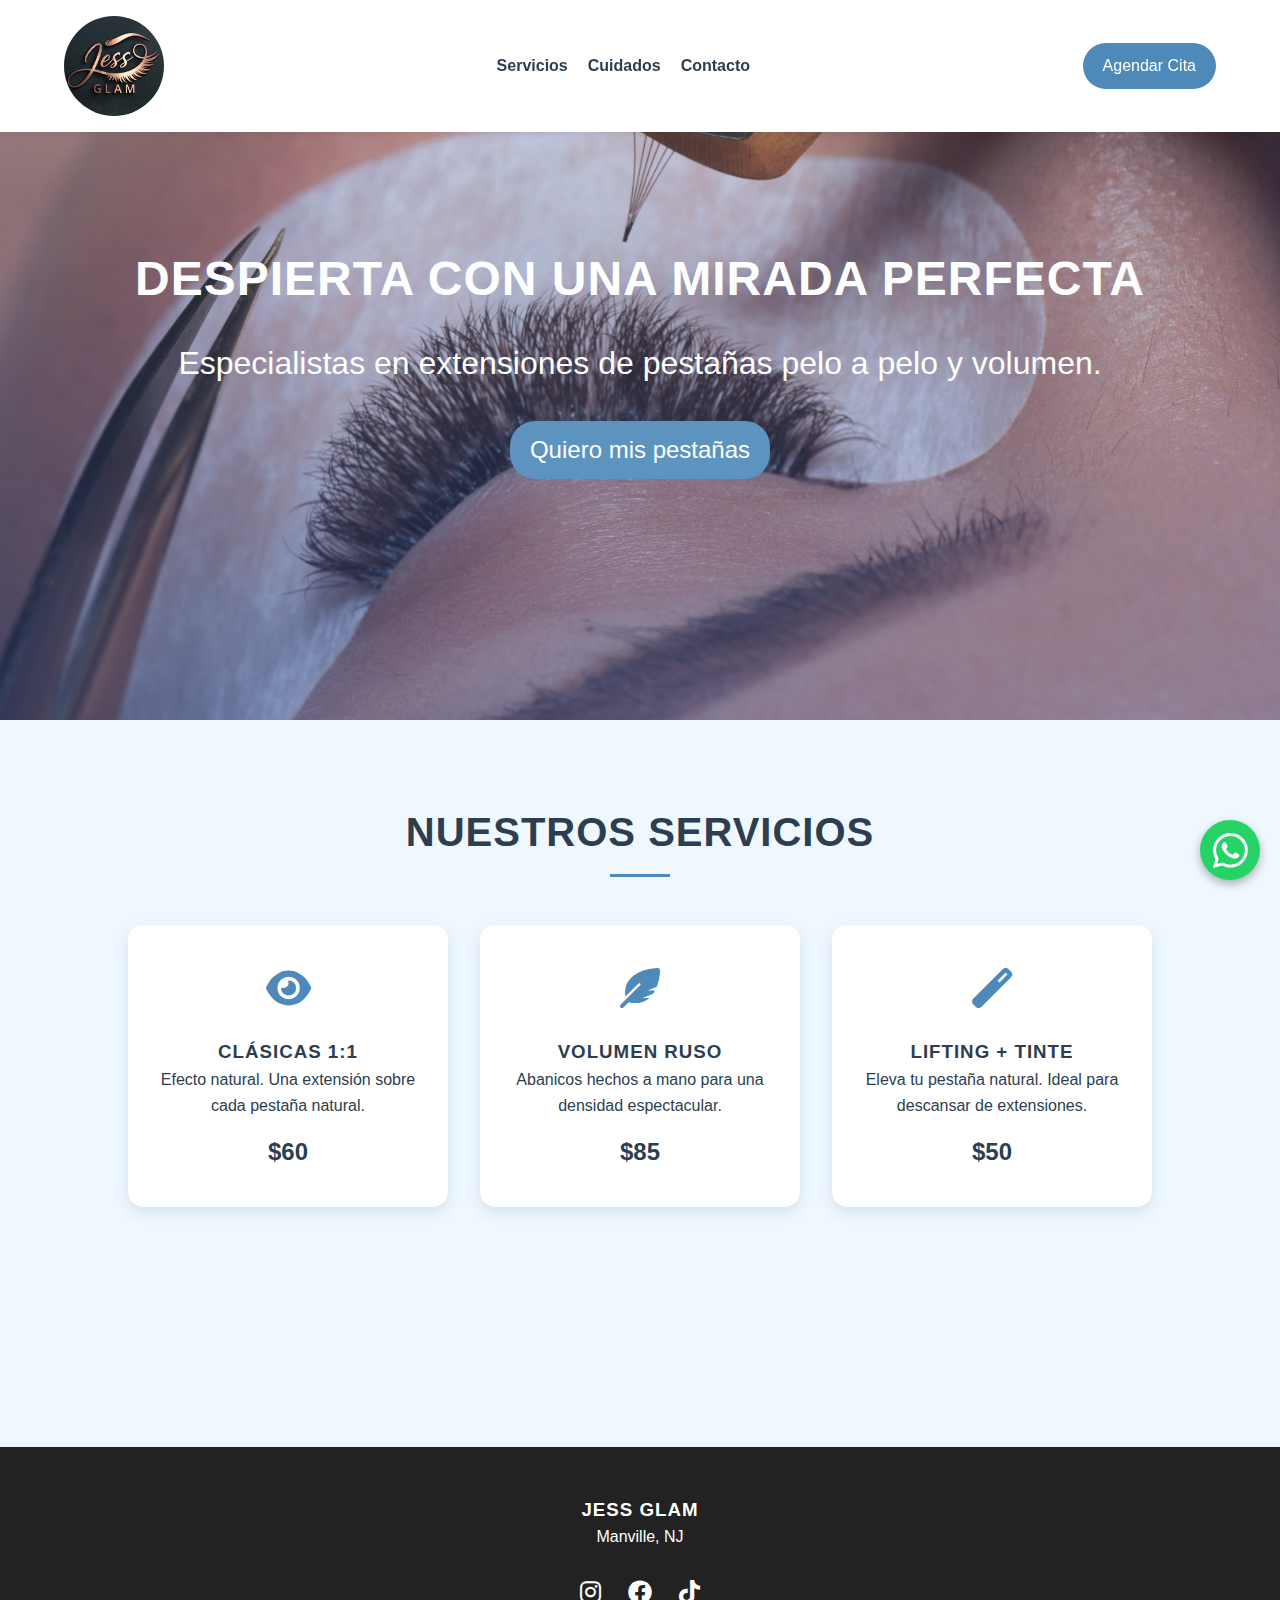
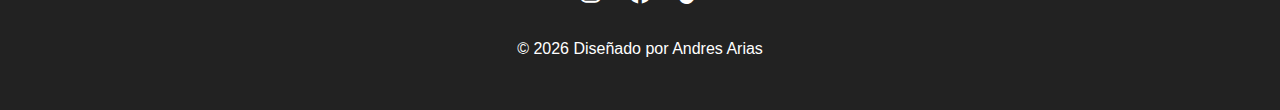
<file: index.html>
<!DOCTYPE html>
<html lang="es">
  <head>
    <meta charset="UTF-8" />
    <meta name="viewport" content="width=device-width, initial-scale=1.0" />
    <title>Jess Glam</title>
    <link rel="stylesheet" href="styles.css" />
    <link
      rel="stylesheet"
      href="https://cdnjs.cloudflare.com/ajax/libs/font-awesome/6.0.0/css/all.min.css"
    />
  </head>
  <body>
    <header id="navbar">
      <div class="logo">
        <a href="#"
          ><img
            class="logo-img"
            src="images/Customer-Jessi.svg"
            alt="Jess logo"
        /></a>
        <button class="hamburger" id="menu-btn">
          <i class="fas fa-bars"></i>
        </button>
      </div>
      <nav>
        <ul>
          <li><a href="#servicios">Servicios</a></li>
          <li><a href="#">Cuidados</a></li>
          <li><a href="#">Contacto</a></li>
        </ul>
      </nav>
      <a href="#contacto" class="btn-reserva">Agendar Cita</a>
    </header>

    <section class="hero">
      <h1>Despierta con una mirada perfecta</h1>
      <p>Especialistas en extensiones de pestañas pelo a pelo y volumen.</p>
      <a href="#contacto" class="btn-reserva">Quiero mis pestañas</a>
    </section>

    <section id="servicios" class="seccion">
      <div class="titulo-seccion">
        <h2>Nuestros Servicios</h2>
        <div class="linea-decorativa"></div>
      </div>

      <div class="grid-servicios">
        <div class="card">
          <div class="icon"><i class="fas fa-eye"></i></div>
          <h3>Clásicas 1:1</h3>
          <p>Efecto natural. Una extensión sobre cada pestaña natural.</p>
          <span class="precio">$60</span>
        </div>

        <div class="card">
          <div class="icon"><i class="fas fa-feather-alt"></i></div>
          <h3>Volumen Ruso</h3>
          <p>Abanicos hechos a mano para una densidad espectacular.</p>
          <span class="precio">$85</span>
        </div>

        <div class="card">
          <div class="icon"><i class="fas fa-magic"></i></div>
          <h3>Lifting + Tinte</h3>
          <p>Eleva tu pestaña natural. Ideal para descansar de extensiones.</p>
          <span class="precio">$50</span>
        </div>
      </div>
    </section>

    <section class="seccion cuidados"></section>
    <footer>
      <div class="footer-content">
        <h3>JESS GLAM</h3>
        <p>Manville, NJ</p>
        <div class="sociales">
          <a href="#"><i class="fab fa-instagram"></i></a>
          <a href="#"><i class="fab fa-facebook"></i></a>
          <a href="#"><i class="fab fa-tiktok"></i></a>
        </div>
        <p class="copyright">
          &copy; <time id="year"></time> Diseñado por Andres Arias
        </p>
      </div>
    </footer>
    <a
      href="https://wa.me/1234567890?text=Hola,%20quisiera%20agendar%20una%20cita%20para%20pestañas"
      class="btn-whatsapp"
      target="_blank"
    >
      <svg
        xmlns="http://www.w3.org/2000/svg"
        width="35"
        height="35"
        fill="currentColor"
        viewBox="0 0 16 16"
      >
        <path
          d="M13.601 2.326A7.854 7.854 0 0 0 7.994 0C3.627 0 .068 3.558.064 7.926c0 1.399.366 2.76 1.057 3.965L0 16l4.204-1.102a7.933 7.933 0 0 0 3.79.965h.004c4.368 0 7.926-3.558 7.93-7.93A7.898 7.898 0 0 0 13.6 2.326zM7.994 14.521a6.573 6.573 0 0 1-3.356-.92l-.24-.144-2.494.654.666-2.433-.156-.251a6.56 6.56 0 0 1-1.007-3.505c0-3.626 2.957-6.584 6.591-6.584a6.56 6.56 0 0 1 4.66 1.931 6.557 6.557 0 0 1 1.928 4.66c-.004 3.639-2.961 6.592-6.592 6.592zm3.615-4.934c-.197-.099-1.17-.578-1.353-.646-.182-.065-.315-.099-.445.099-.133.197-.513.646-.627.775-.114.133-.232.148-.43.05-.197-.1-.836-.308-1.592-.985-.59-.525-.985-1.175-1.103-1.372-.114-.198-.011-.304.088-.403.087-.088.197-.232.296-.346.1-.114.133-.198.198-.33.065-.134.034-.248-.015-.347-.05-.099-.445-1.076-.612-1.47-.16-.389-.323-.335-.445-.34-.114-.007-.247-.007-.38-.007a.729.729 0 0 0-.529.247c-.182.198-.691.677-.691 1.654 0 .977.71 1.916.81 2.049.098.133 1.394 2.132 3.383 2.992.47.205.84.326 1.129.418.475.152.904.129 1.246.08.38-.058 1.171-.48 1.338-.943.164-.464.164-.86.114-.943-.049-.084-.182-.133-.38-.232z"
        />
      </svg>
    </a>
    <script src="index.js"></script>
  </body>
</html>
</file>
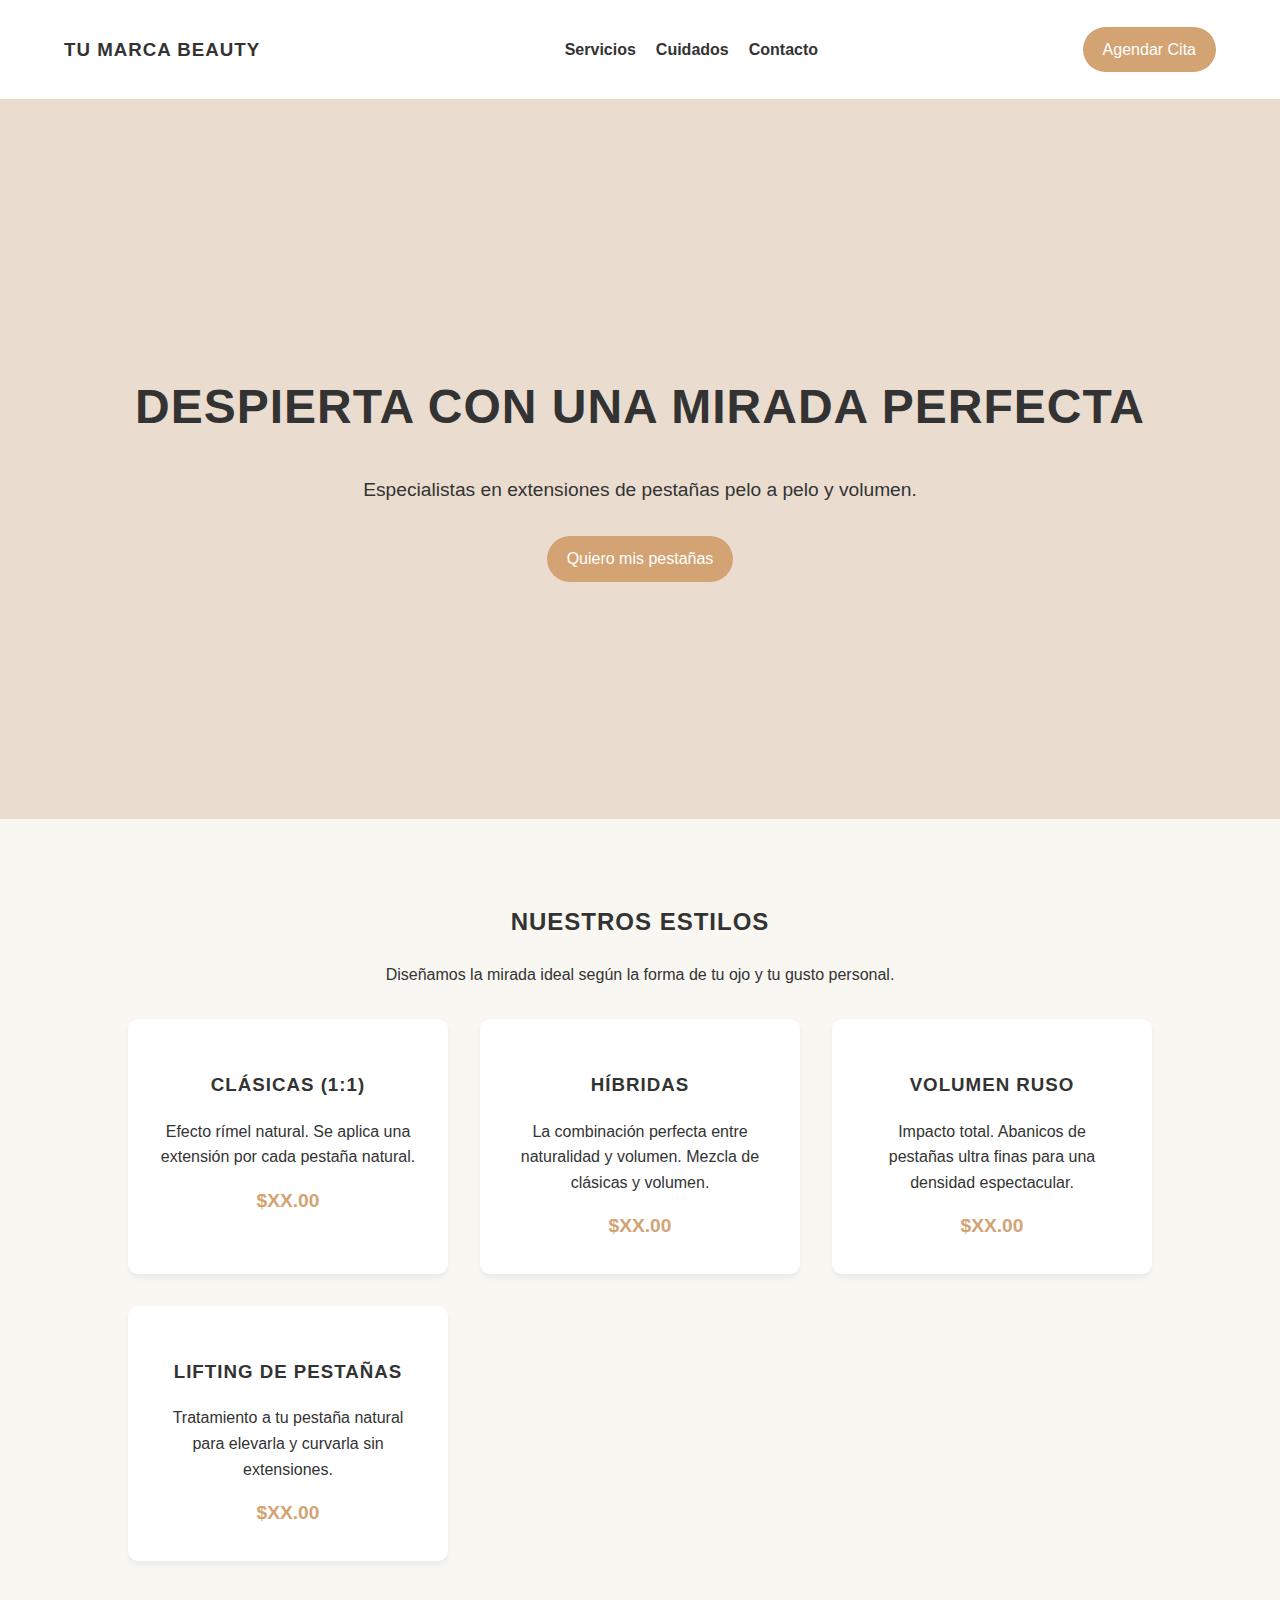
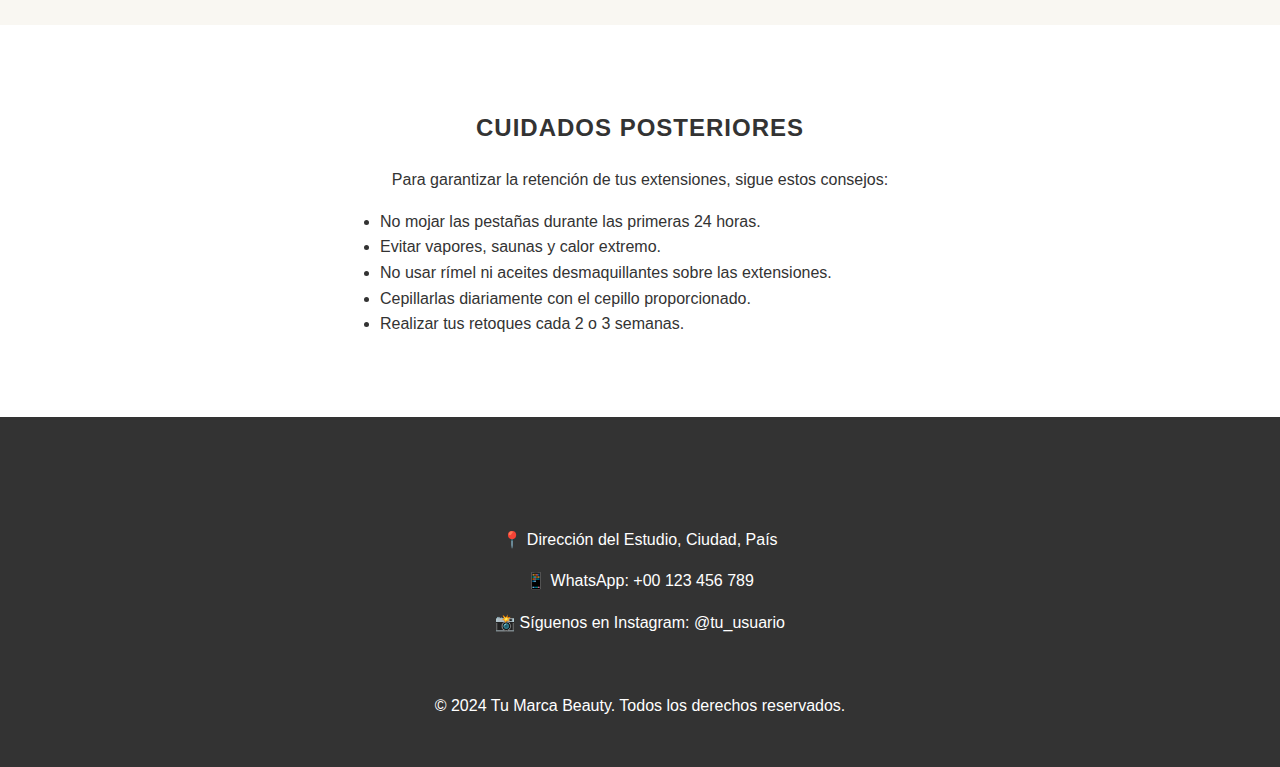
<file: prueba/test.html>
<!DOCTYPE html>
<html lang="es">
  <head>
    <meta charset="UTF-8" />
    <meta name="viewport" content="width=device-width, initial-scale=1.0" />
    <title>Estudio de Pestañas | Tu Nombre</title>
    <style>
      /* Estilos Generales */
      :root {
        --color-principal: #d4a373; /* Tono dorado/beige */
        --color-fondo: #f9f7f2;
        --texto-oscuro: #333;
        --blanco: #fff;
      }

      body {
        font-family: "Helvetica Neue", sans-serif;
        margin: 0;
        padding: 0;
        background-color: var(--color-fondo);
        color: var(--texto-oscuro);
        line-height: 1.6;
      }

      h1,
      h2,
      h3 {
        color: var(--texto-oscuro);
        text-transform: uppercase;
        letter-spacing: 1px;
      }

      /* Navegación */
      header {
        background: var(--blanco);
        padding: 1rem 5%;
        display: flex;
        justify-content: space-between;
        align-items: center;
        box-shadow: 0 2px 5px rgba(0, 0, 0, 0.05);
      }

      nav ul {
        list-style: none;
        display: flex;
        gap: 20px;
      }
      nav a {
        text-decoration: none;
        color: var(--texto-oscuro);
        font-weight: bold;
      }

      .btn-reserva {
        background-color: var(--color-principal);
        color: var(--blanco);
        padding: 10px 20px;
        text-decoration: none;
        border-radius: 25px;
        transition: 0.3s;
      }
      .btn-reserva:hover {
        background-color: #b08d55;
      }

      /* Hero Section */
      .hero {
        background-color: #eaddcf; /* Color temporal si no hay imagen */
        /* background-image: url('tu-foto-pestañas.jpg'); USA UNA FOTO DE ALTA CALIDAD AQUI */
        background-size: cover;
        background-position: center;
        height: 80vh;
        display: flex;
        align-items: center;
        justify-content: center;
        text-align: center;
        flex-direction: column;
        padding: 0 20px;
      }

      .hero h1 {
        font-size: 3rem;
        margin-bottom: 10px;
      }
      .hero p {
        font-size: 1.2rem;
        margin-bottom: 30px;
      }

      /* Servicios */
      .seccion {
        padding: 4rem 10%;
        text-align: center;
      }
      .grid-servicios {
        display: grid;
        grid-template-columns: repeat(auto-fit, minmax(250px, 1fr));
        gap: 2rem;
        margin-top: 2rem;
      }
      .tarjeta {
        background: var(--blanco);
        padding: 2rem;
        border-radius: 10px;
        box-shadow: 0 4px 6px rgba(0, 0, 0, 0.05);
      }
      .precio {
        color: var(--color-principal);
        font-weight: bold;
        font-size: 1.2rem;
        display: block;
        margin-top: 10px;
      }

      /* Cuidados */
      .cuidados {
        background-color: var(--blanco);
      }
      .lista-cuidados {
        text-align: left;
        max-width: 600px;
        margin: 0 auto;
      }

      /* Footer */
      footer {
        background-color: #333;
        color: var(--blanco);
        text-align: center;
        padding: 2rem;
      }

      /* Responsive */
      @media (max-width: 768px) {
        .hero h1 {
          font-size: 2rem;
        }
        nav ul {
          display: none;
        } /* En móvil simplificamos */
      }
    </style>
  </head>
  <body>
    <header>
      <h3>Tu Marca Beauty</h3>
      <nav>
        <ul>
          <li><a href="#servicios">Servicios</a></li>
          <li><a href="#cuidados">Cuidados</a></li>
          <li><a href="#contacto">Contacto</a></li>
        </ul>
      </nav>
      <a href="#contacto" class="btn-reserva">Agendar Cita</a>
    </header>

    <section class="hero">
      <h1>Despierta con una mirada perfecta</h1>
      <p>Especialistas en extensiones de pestañas pelo a pelo y volumen.</p>
      <a href="#contacto" class="btn-reserva">Quiero mis pestañas</a>
    </section>

    <section id="servicios" class="seccion">
      <h2>Nuestros Estilos</h2>
      <p>
        Diseñamos la mirada ideal según la forma de tu ojo y tu gusto personal.
      </p>

      <div class="grid-servicios">
        <div class="tarjeta">
          <h3>Clásicas (1:1)</h3>
          <p>
            Efecto rímel natural. Se aplica una extensión por cada pestaña
            natural.
          </p>
          <span class="precio">$XX.00</span>
        </div>
        <div class="tarjeta">
          <h3>Híbridas</h3>
          <p>
            La combinación perfecta entre naturalidad y volumen. Mezcla de
            clásicas y volumen.
          </p>
          <span class="precio">$XX.00</span>
        </div>
        <div class="tarjeta">
          <h3>Volumen Ruso</h3>
          <p>
            Impacto total. Abanicos de pestañas ultra finas para una densidad
            espectacular.
          </p>
          <span class="precio">$XX.00</span>
        </div>
        <div class="tarjeta">
          <h3>Lifting de Pestañas</h3>
          <p>
            Tratamiento a tu pestaña natural para elevarla y curvarla sin
            extensiones.
          </p>
          <span class="precio">$XX.00</span>
        </div>
      </div>
    </section>

    <section id="cuidados" class="seccion cuidados">
      <h2>Cuidados Posteriores</h2>
      <p>
        Para garantizar la retención de tus extensiones, sigue estos consejos:
      </p>
      <div class="lista-cuidados">
        <ul>
          <li>No mojar las pestañas durante las primeras 24 horas.</li>
          <li>Evitar vapores, saunas y calor extremo.</li>
          <li>
            No usar rímel ni aceites desmaquillantes sobre las extensiones.
          </li>
          <li>Cepillarlas diariamente con el cepillo proporcionado.</li>
          <li>Realizar tus retoques cada 2 o 3 semanas.</li>
        </ul>
      </div>
    </section>

    <footer id="contacto">
      <h2>Agenda tu cita</h2>
      <p>📍 Dirección del Estudio, Ciudad, País</p>
      <p>📱 WhatsApp: +00 123 456 789</p>
      <p>📸 Síguenos en Instagram: @tu_usuario</p>
      <br />
      <p>&copy; 2024 Tu Marca Beauty. Todos los derechos reservados.</p>
    </footer>
  </body>
</html>
</file>
<file: styles.css>
/* Estios Generales */
/* :root {
  --primary: #c58f68;
  --secondary: #333;
  --bg-light: #fdfbf7;
  --white: #fff;
  --shadow: 0 5px 15px rgba(0, 0, 0, 0.1);
  --transition: all 0.3s ease;
} */
:root {
  --primary: #4e8ab9;
  --secondary: #2c3e50;
  --bg-light: #f0f8ff;
  --white: #fff;
  --purple: #9b59b6;
  --shadow: 0 5px 15px rgba(78, 138, 185, 0.2);
  --transition: all 0.3s ease;
}

/* Reset */
* {
  margin: 0;
  padding: 0;
  box-sizing: border-box;
}
html {
  scroll-behavior: smooth;
}

body {
  font-family: "Segoe UI", sans-serif;
  color: var(--secondary);
  background: var(--bg-light);
  line-height: 1.6;
}

h1,
h2,
h3 {
  color: var(--secondary);
  text-transform: uppercase;
  letter-spacing: 1px;
}

/* Navegación */
header {
  position: fixed;
  top: 0;
  left: 0;
  width: 100%;
  background: var(--white);
  padding: 1rem 5%;
  display: flex;
  justify-content: space-between;
  align-items: center;
  box-shadow: 0 2px 5px rgba(0, 0, 0, 0.05);
  z-index: 9999;
}

.logo-img {
  height: 100px;
  width: 100px;
  border-radius: 50%;
  display: flex;
}

nav ul {
  list-style: none;
  display: flex;
  gap: 20px;
  align-items: center;
}

nav a {
  text-decoration: none;
  color: var(--secondary);
  font-weight: bold;
  &:hover {
    color: var(--primary);
    text-decoration: underline;
    text-underline-offset: 8px;
  }
}

.btn-reserva {
  background-color: var(--primary);
  color: var(--white);
  text-decoration: none;
  padding: 10px 20px;
  border-radius: 25px;
  transition: 0.3s;
  max-width: fit-content;
}

.btn-reserva:hover {
  background-color: var(--purple);
  color: var(--white);
  text-decoration: none;
}

.hamburger {
  display: none;
  background: none;
  border: none;
  font-size: 1.5rem;
  cursor: pointer;
}
/* End Header */
.hero {
  background-color: var(--secondary);
  background: linear-gradient(rgba(12, 46, 138, 0.1), rgba(12, 46, 138, 0.4)),
    url("images/pestañas.jpg");
  /* background-image: url(images/pestañas.jpg); */
  background-size: cover;
  background-position: 0 50%;
  opacity: 90%;
  position: relative;
  height: 80vh;
  display: flex;
  justify-content: center;
  align-items: center;
  text-align: center;
  flex-direction: column;
  padding: 0 20px;
}

.hero h1 {
  font-size: 3rem;
  color: var(--white);
  margin-bottom: 10px;
}

.hero p {
  color: var(--white);
  font-size: 2rem;
  margin-top: 10px;
}

.hero a {
  margin-top: 2rem;
  font-size: 1.5rem;
}

/* SECCIONES*/
.seccion {
  padding: 5rem 10%;
}

.bg-light {
  background-color: #d7ebfc;
  /* background-color: #f3efe9; */
}

.titulo-seccion {
  text-align: center;
  margin-bottom: 3rem;
}

.titulo-seccion h2 {
  font-size: 2.5rem;
}

.linea-decorativa {
  width: 60px;
  height: 3px;
  background: var(--primary);
  margin: 10px auto;
}

/* CARDS SERVICIOS */
.grid-servicios {
  display: grid;
  grid-template-columns: repeat(auto-fit, minmax(280px, 1fr));
  gap: 2rem;
}

.card {
  background: var(--white);
  padding: 2rem;
  border-radius: 15px;
  text-align: center;
  box-shadow: var(--shadow);
  transition: var(--transition);
  border-bottom: 3px solid transparent; /*I add this to make room the effect*/
  &:hover {
    transform: translateY(-10px);
    border-bottom: 3px solid var(--primary);
  }
}

.icon {
  font-size: 2.5rem;
  color: var(--primary);
  margin-bottom: 1rem;
}

.precio {
  display: block;
  margin-top: 15px;
  font-size: 1.5rem;
  font-weight: bold;
  color: var(--secondary);
}

/* GALERIA GRID */
.galeria-grid {
  display: grid;
  grid-template-columns: repeat(auto-fit, minmax(250px, 1fr));
  gap: 15px;
}

.galeria-grid img {
  width: 100%;
  height: 250px;
  object-fit: cover;
  border-radius: 10px;
  transition: var(--transition);
  cursor: pointer;
  &:hover {
    transform: scale(1.03);
    filter: brightness(1.1);
  }
}

/* CONTACTO SECCION */
/* Contenedor principal centrado */
.contacto-centro {
  display: flex;
  justify-content: center;
  align-items: center;
  width: 100%;
}

/* La tarjeta blanca que contiene los datos */
.tarjeta-info {
  background-color: var(--white);
  padding: 3rem;
  border-radius: 20px;
  box-shadow: var(--shadow);
  max-width: 600px;
  width: 100%;
  text-align: center;
}

/* Estilo de cada bloque de información */
.info-item-grande {
  margin: 1.5rem 0;
  display: flex;
  flex-direction: column;
  align-items: center;
  gap: 10px;
}

/* Círculos de los iconos */
.icono-grande {
  background-color: var(--bg-light);
  color: var(--primary);
  width: 70px;
  height: 70px;
  border-radius: 50%;
  display: flex;
  align-items: center;
  justify-content: center;
  font-size: 1.8rem;
  margin-bottom: 5px;
  transition: var(--transition);
}
/* Efecto al pasar el mouse por la tarjeta */
.tarjeta-info:hover .icono-grande {
  background-color: var(--primary);
  color: var(--white);
}

.info-item-grande h3 {
  font-size: 1.2rem;
  margin-bottom: 5px;
  color: var(--secondary);
}

.info-item-grande p {
  margin: 0;
  font-size: 1.1rem;
  color: #555;
}

.subtexto {
  font-size: 0.9rem !important;
  color: #888 !important;
  margin-top: 5px !important;
}

/* Líneas separadoras sutiles */
.separador {
  border: 0;
  height: 1px;
  background-color: #eee;
  margin: 1.5rem auto;
  width: 80%;
}

.enlace-mapa {
  font-size: 0.9rem;
  color: var(--primary);
  text-decoration: underline;
}

.accion-final .btn-reserva {
  background-color: #25d366;
  margin: 0 auto;
  display: flex;
  justify-content: center;
  flex-wrap: wrap;
  max-width: fit-content;
  &:hover {
    background-color: #1ebc57;
    transform: translateY(-10px);
  }
}

/* FOOTER */
footer {
  background-color: #222;
  color: var(--white);
  text-align: center;
  padding: 3rem 0;
}

.footer-content h3 {
  color: var(--white);
}

.sociales {
  margin: 1.5rem 0;
  font-size: 1.5rem;
}

.sociales a {
  color: var(--white);
  margin: 0 10px;
  transition: var(--transition);
  &:hover {
    color: var(--primary);
  }
}

/* Estilo del botón de WhatsApp */
.btn-whatsapp {
  position: fixed; /* Se mantiene fijo al hacer scroll */
  bottom: 20px; /* Distancia desde abajo */
  right: 20px; /* Distancia desde la derecha */
  width: 60px;
  height: 60px;
  background-color: #25d366; /* Color oficial de WhatsApp */
  color: white;
  border-radius: 50%; /* Lo hace redondo */
  display: flex;
  justify-content: center;
  align-items: center;
  box-shadow: 0 4px 10px rgba(0, 0, 0, 0.3); /* Sombra elegante */
  z-index: 1000; /* Asegura que esté siempre encima de todo */
  transition: transform 0.3s ease; /* Animación suave */
  animation: latido 2s infinite; /* Se repite infinitamente cada 2 segundos */
}

/* Efecto al pasar el mouse por encima */
.btn-whatsapp:hover {
  transform: scale(1.1); /* Crece un poquito */
  background-color: #20b857; /* Verde un poco más oscuro */
}

/* 1. Definimos la animación */
@keyframes latido {
  0% {
    transform: scale(1);
    box-shadow: 0 0 0 0 rgba(37, 211, 102, 0.7);
  }
  70% {
    transform: scale(1.05);
    box-shadow: 0 0 0 15px rgba(37, 211, 102, 0);
  }
  100% {
    transform: scale(1);
    box-shadow: 0 0 0 0 rgba(37, 211, 102, 0);
  }
}

/* Responsive */
@media (max-width: 768px) {
  .hamburger {
    display: block;
    color: var(--secondary);
  }

  .hero h1 {
    font-size: 2.5rem;
  }

  .hero p {
    font-size: 1.8rem;
  }

  /* Menu Movil Oculto por defecto */
  #nav-menu {
    position: absolute;
    top: 120px;
    right: -100%; /* Fuera de la pantalla */
    width: 100%;
    background: whitesmoke;
    flex-direction: column;
    padding: 2rem;
    box-shadow: 0 10px 10px rgba(0, 0, 0, 0.1);
    transition: 0.4s ease-in-out;
  }

  #nav-menu.active {
    right: 0; /* Entra a la pantalla */
  }
  nav ul {
    flex-direction: column;
  }
}

@media (max-width: 600px) {
  .hero h1 {
    font-size: 1.8rem;
  }

  .hero p {
    font-size: 1.3rem;
  }

  .hero a {
    font-size: 1rem;
  }
}
</file>
